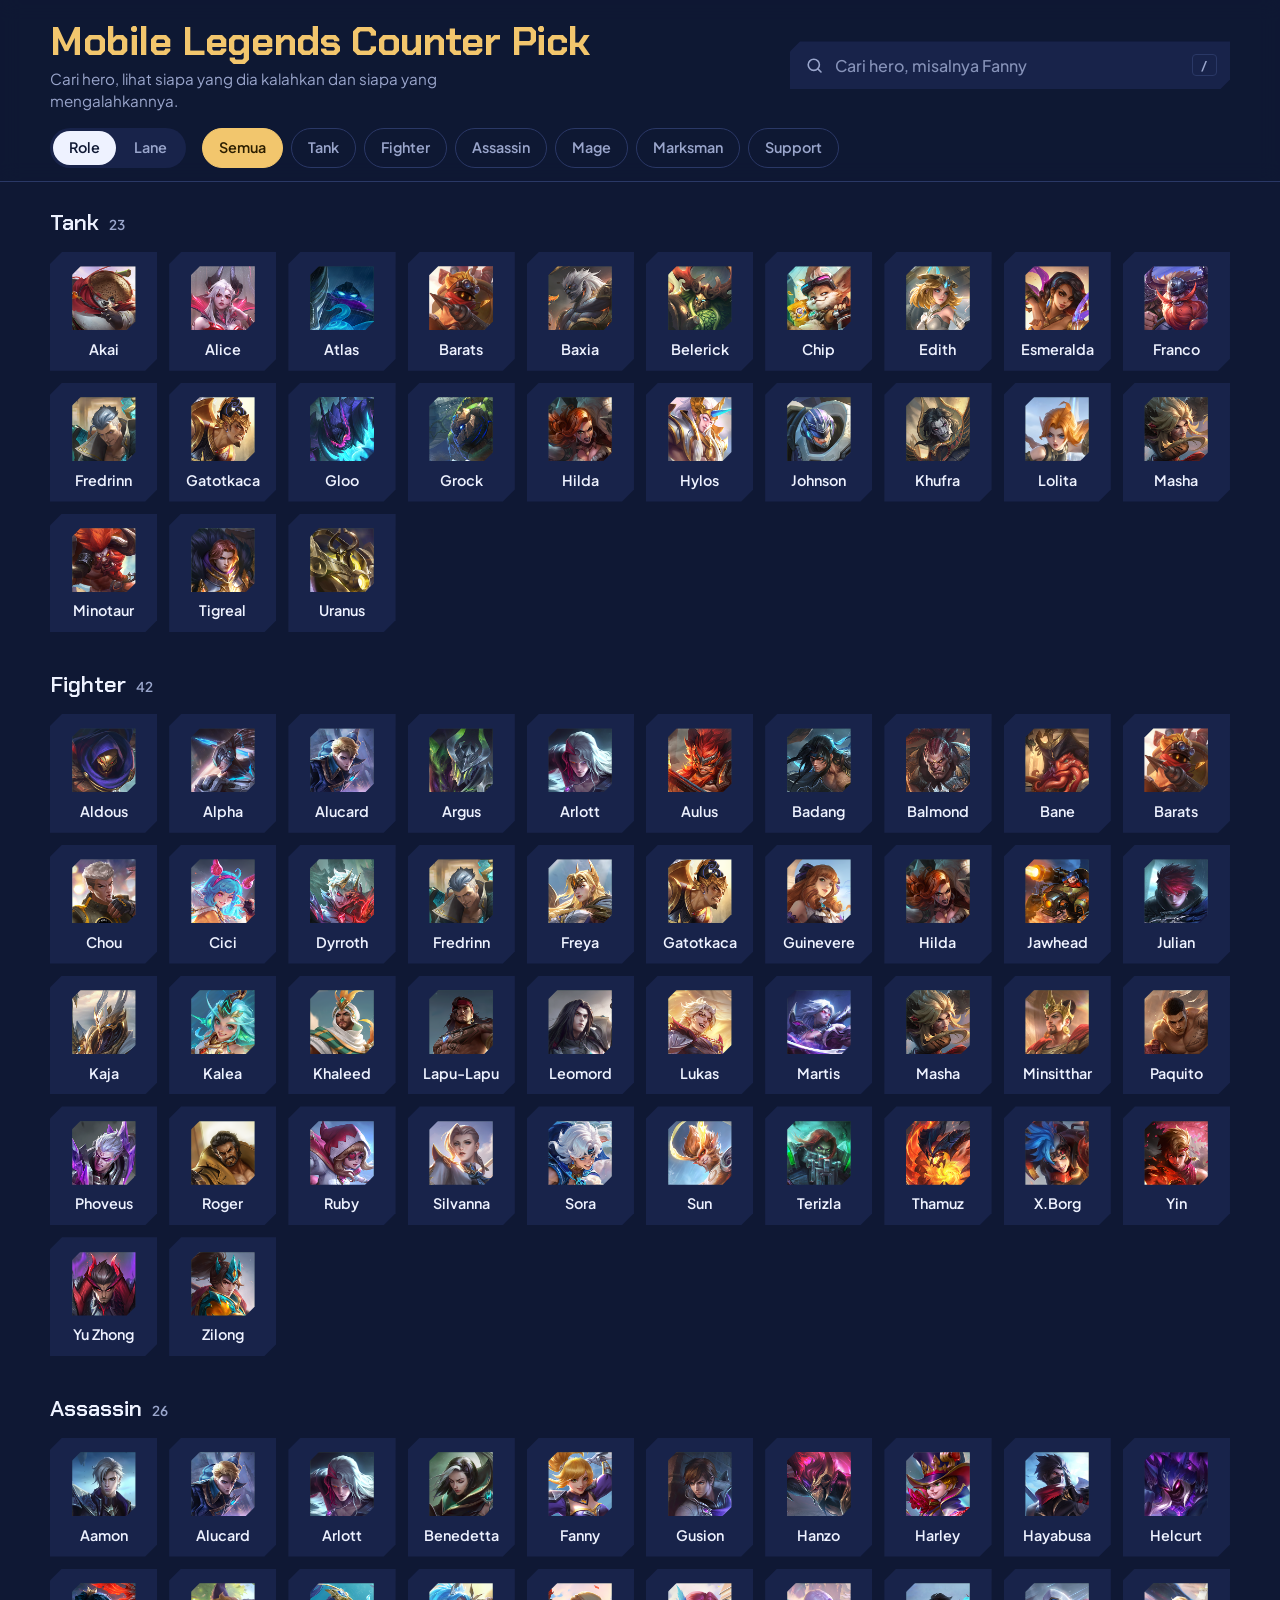
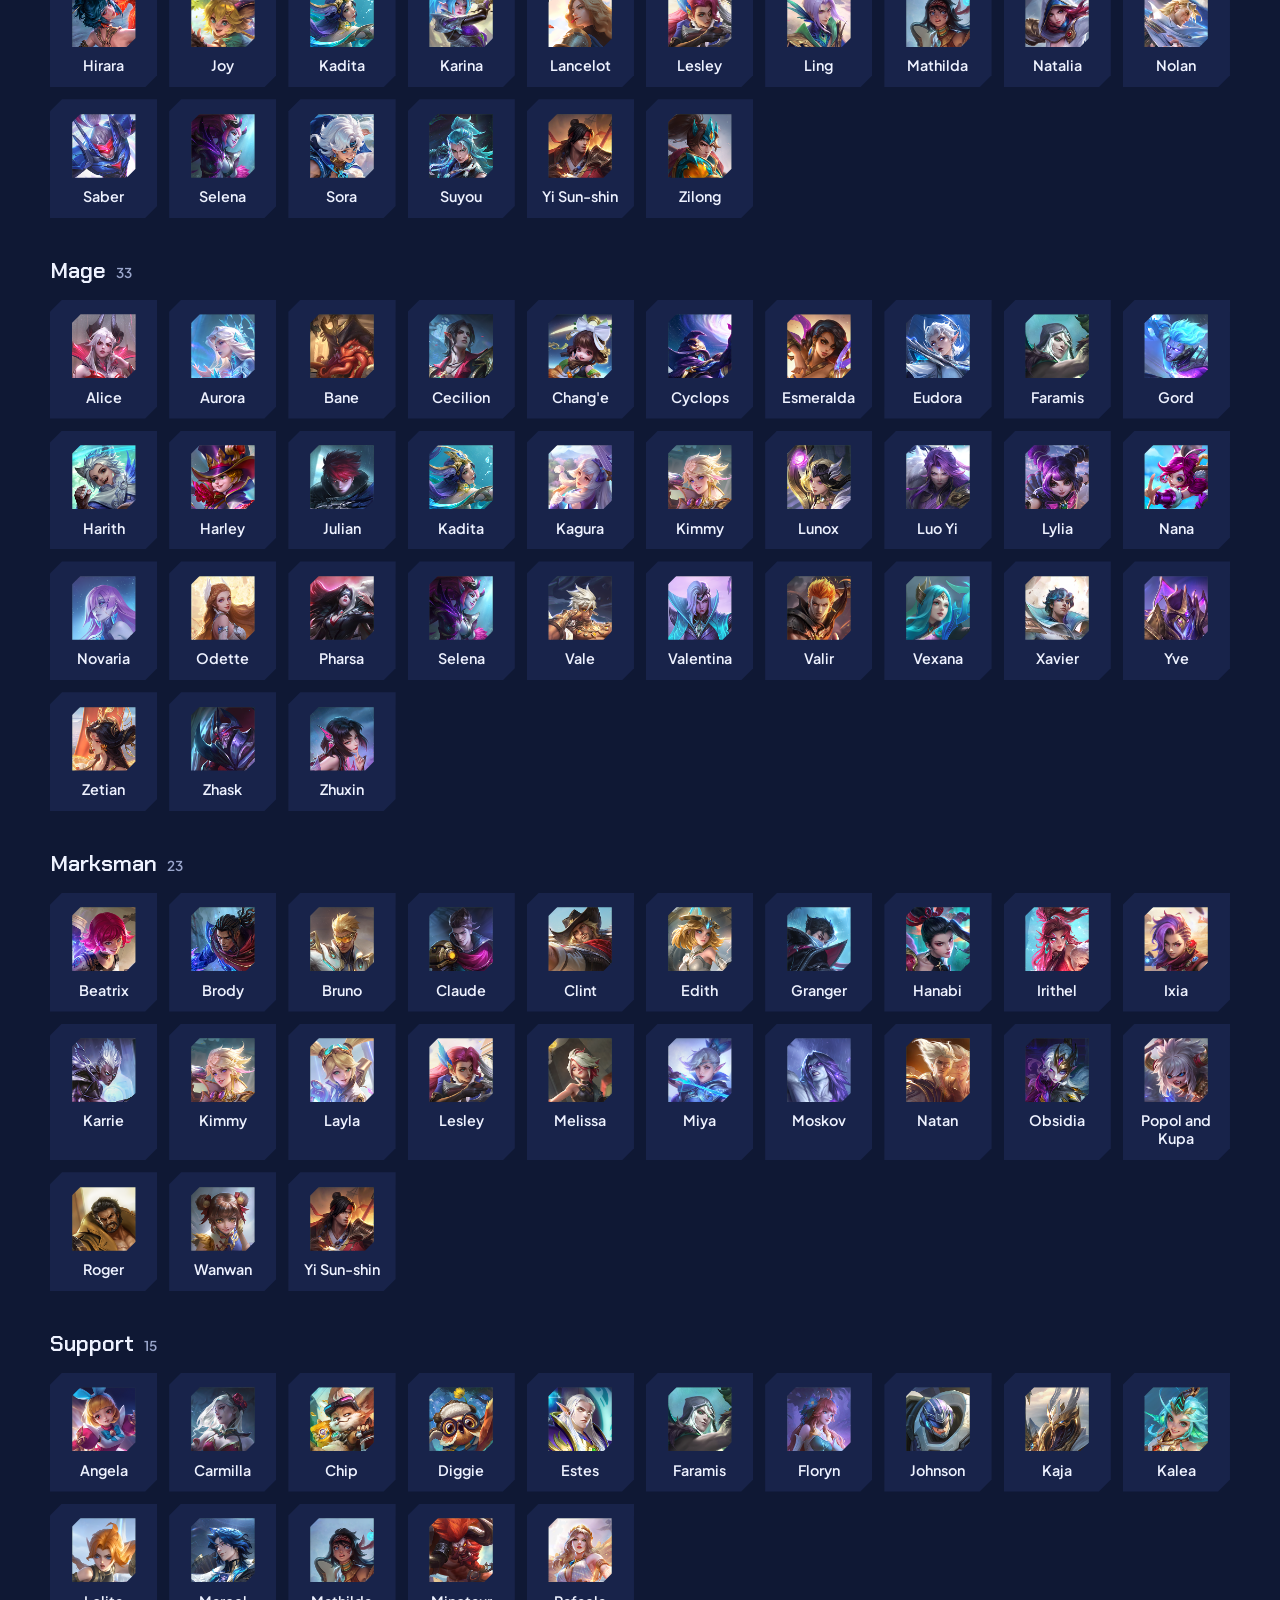
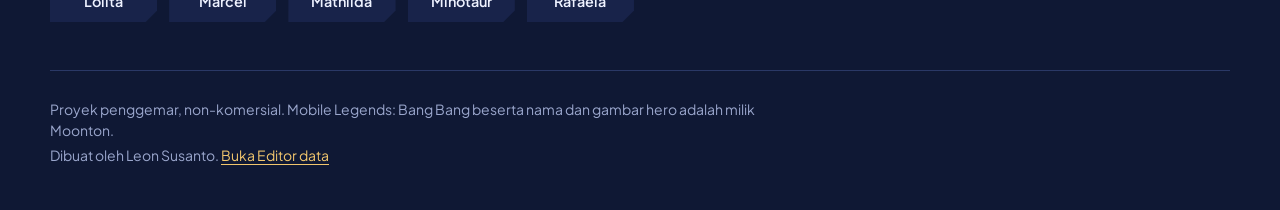
<file: index.html>
<!DOCTYPE html>
<html lang="id">

<head>
  <meta charset="utf-8">
  <meta name="viewport" content="width=device-width, initial-scale=1">
  <title>Counter Pick: hero Mobile Legends dan counter-nya</title>
  <meta name="description"
    content="Cari hero Mobile Legends, lihat hero yang dia kalahkan dan hero yang bisa mengalahkannya.">
  <meta name="theme-color" content="#0F1834">
  <link rel="icon"
    href="data:image/svg+xml,%3Csvg xmlns='http://www.w3.org/2000/svg' viewBox='0 0 32 32'%3E%3Cpath d='M6 2h20l4 4v20l-4 4H6l-4-4V6z' fill='%23F2C66D'/%3E%3Cpath d='M10 10l12 12M22 10L10 22' stroke='%230F1834' stroke-width='3.5' stroke-linecap='round'/%3E%3C/svg%3E">
  <link rel="preconnect" href="https://fonts.googleapis.com">
  <link rel="preconnect" href="https://fonts.gstatic.com" crossorigin>
  <link rel="stylesheet"
    href="https://fonts.googleapis.com/css2?family=Chakra+Petch:wght@500;600;700&family=Plus+Jakarta+Sans:wght@400;500;600;700&display=swap">
  <link rel="stylesheet" href="css/style.css">
</head>

<body>
  <a class="skip-link" href="#grid">Langsung ke daftar hero</a>

  <header class="top">
    <div class="wrap top-inner">
      <div class="brand">
        <h1>Mobile Legends Counter Pick</h1>
        <p class="tagline">Cari hero, lihat siapa yang dia kalahkan dan siapa yang mengalahkannya.</p>
      </div>
      <label class="search">
        <span class="sr-only">Cari hero</span>
        <svg viewBox="0 0 24 24" aria-hidden="true">
          <circle cx="11" cy="11" r="7" />
          <path d="M20 20l-4.2-4.2" />
        </svg>
        <input id="q" type="search" placeholder="Cari hero, misalnya Fanny" autocomplete="off" spellcheck="false">
        <kbd class="search-key" aria-hidden="true">/</kbd>
      </label>
    </div>
    <nav class="wrap role-nav" aria-label="Filter role" id="role-nav"></nav>
  </header>

  <main class="wrap" id="grid" tabindex="-1">
    <p class="status" id="status" role="status">Memuat hero…</p>
  </main>

  <footer class="wrap site-foot">
    <p>Proyek penggemar, non-komersial. Mobile Legends: Bang Bang beserta nama dan gambar hero adalah milik Moonton.</p>
    <p>Dibuat oleh Leon Susanto. <a href="editor.html">Buka Editor data</a></p>
  </footer>

  <dialog class="detail" id="detail" aria-labelledby="detail-name">
    <div class="detail-body" id="detail-body"></div>
  </dialog>

  <div class="toast" id="toast" role="status" aria-live="polite"></div>

  <script type="module" src="js/app.js"></script>
</body>

</html>
</file>
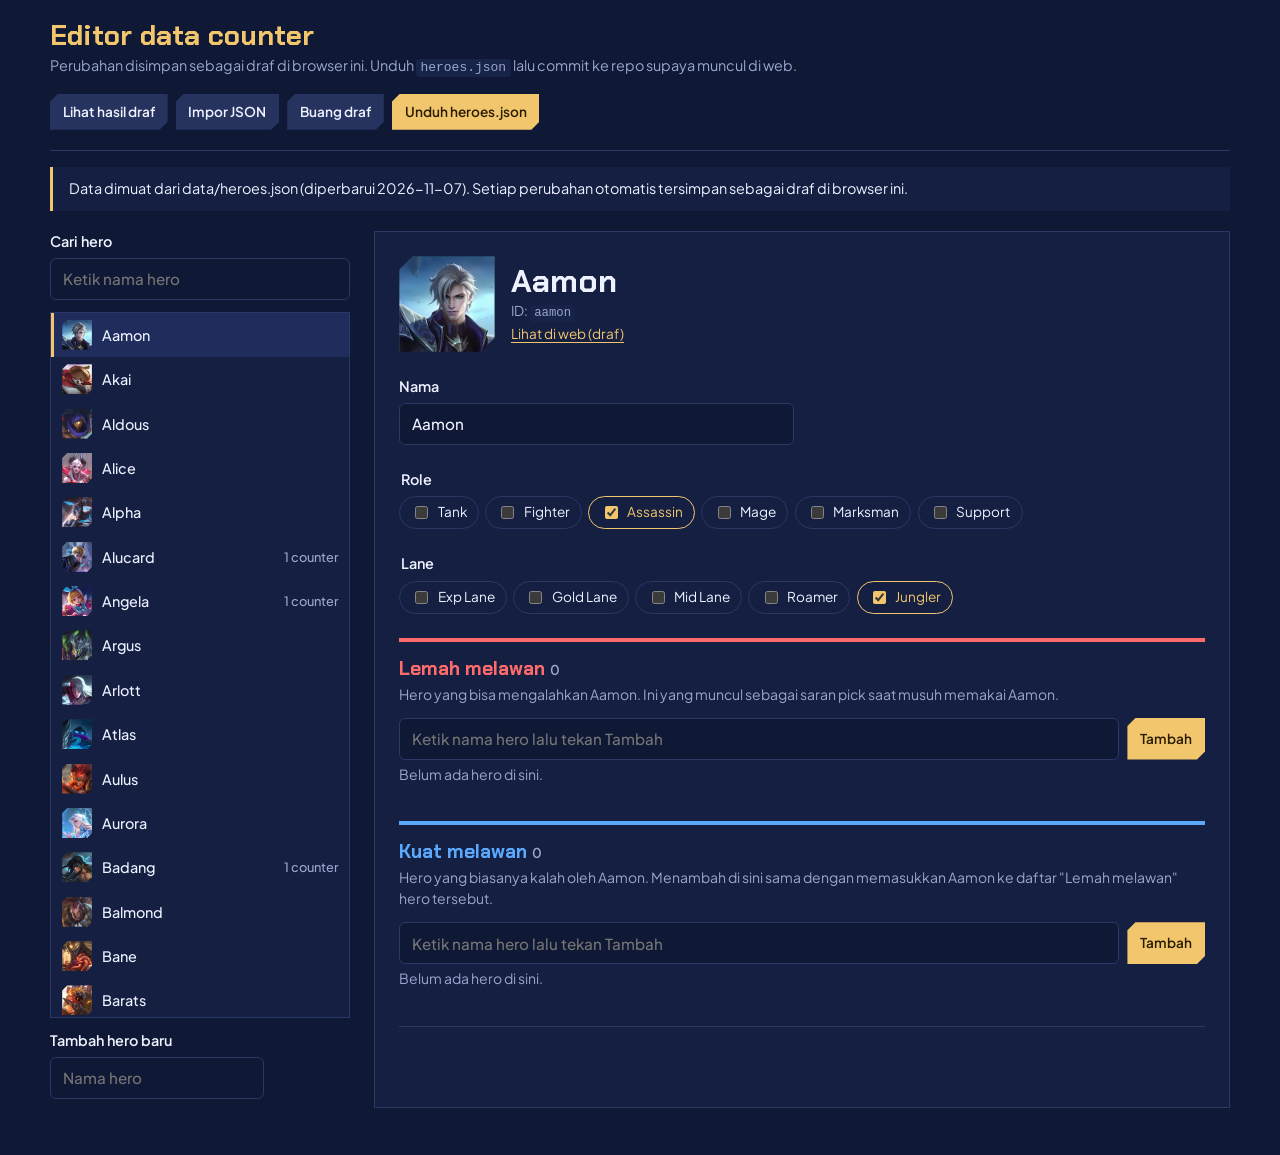
<file: editor.html>
<!DOCTYPE html>
<html lang="id">
<head>
  <meta charset="utf-8">
  <meta name="viewport" content="width=device-width, initial-scale=1">
  <title>Editor data counter | Counter Pick</title>
  <meta name="robots" content="noindex">
  <meta name="theme-color" content="#0F1834">
  <link rel="preconnect" href="https://fonts.googleapis.com">
  <link rel="preconnect" href="https://fonts.gstatic.com" crossorigin>
  <link rel="stylesheet" href="https://fonts.googleapis.com/css2?family=Chakra+Petch:wght@500;600;700&family=Plus+Jakarta+Sans:wght@400;500;600;700&display=swap">
  <link rel="stylesheet" href="css/style.css">
</head>
<body>
  <header class="wrap editor-top">
    <div>
      <h1>Editor data counter</h1>
      <p>Perubahan disimpan sebagai draf di browser ini. Unduh <code>heroes.json</code> lalu commit ke repo supaya muncul di web.</p>
    </div>
    <div class="editor-actions">
      <a class="btn ghost small" href="index.html?draft" target="_blank" rel="noopener">Lihat hasil draf</a>
      <button type="button" class="btn ghost small" id="btn-import">Impor JSON</button>
      <button type="button" class="btn ghost small" id="btn-discard">Buang draf</button>
      <button type="button" class="btn small" id="btn-download">Unduh heroes.json</button>
      <input type="file" id="file-import" accept="application/json,.json" hidden>
    </div>
  </header>

  <div class="wrap">
    <p class="editor-status" id="ed-status" role="status">Memuat data…</p>
  </div>

  <div class="wrap editor">
    <aside class="ed-side" aria-label="Daftar hero">
      <label class="field">
        <span>Cari hero</span>
        <input class="input" id="ed-q" type="search" autocomplete="off" placeholder="Ketik nama hero">
      </label>
      <ul class="ed-list" id="ed-list"></ul>
      <form class="field" id="form-add">
        <span>Tambah hero baru</span>
        <div class="add-hero">
          <input class="input" id="add-name" placeholder="Nama hero" autocomplete="off" required>
          <button type="submit" class="btn small">Tambah</button>
        </div>
      </form>
    </aside>

    <main class="ed-main" id="ed-main" aria-live="polite"></main>
  </div>

  <datalist id="hero-options"></datalist>
  <div class="toast" id="toast" role="status" aria-live="polite"></div>

  <script type="module" src="js/editor.js"></script>
</body>
</html>
</file>
<file: css/style.css>
/* =========================================================
   Counter Pick: gaya bersama untuk index.html dan editor.html
   ========================================================= */

:root {
  --bg: #0F1834;        /* malam Land of Dawn */
  --bg-raised: #141F42;
  --panel: #18234A;
  --panel-hover: #202D5C;
  --line: #2A3866;
  --gold: #F2C66D;      /* aksen UI MLBB: pilihan & fokus */
  --gold-ink: #2B1E00;
  --blue: #5AA9FF;      /* tim biru: kuat melawan */
  --red: #FF6B6B;       /* tim merah: lemah melawan */
  --text: #EEF2FF;
  --muted: #9AA6CC;

  --font-display: 'Chakra Petch', 'Segoe UI', system-ui, sans-serif;
  --font-body: 'Plus Jakarta Sans', 'Segoe UI', system-ui, sans-serif;

  --cut: 10px; /* ukuran sudut terpotong ala bingkai hero MLBB */
  --wrap: 1180px;
}

*, *::before, *::after { box-sizing: border-box; }

html { color-scheme: dark; -webkit-text-size-adjust: 100%; }

body {
  margin: 0;
  min-height: 100vh;
  background: var(--bg);
  color: var(--text);
  font-family: var(--font-body);
  font-size: 1rem;
  line-height: 1.5;
}

a { color: var(--gold); text-underline-offset: 3px; }

h1, h2, h3 { font-family: var(--font-display); margin: 0; line-height: 1.15; }

code {
  font-size: .9em;
  background: var(--panel);
  padding: .1em .35em;
  border-radius: 4px;
}

:focus-visible { outline: 2px solid var(--gold); outline-offset: 2px; }

.wrap { width: min(100% - 2rem, var(--wrap)); margin-inline: auto; }

.sr-only {
  position: absolute; width: 1px; height: 1px; padding: 0; margin: -1px;
  overflow: hidden; clip: rect(0 0 0 0); white-space: nowrap; border: 0;
}

.skip-link {
  position: absolute; left: 1rem; top: -3rem; z-index: 50;
  background: var(--gold); color: var(--gold-ink); padding: .5rem .9rem;
  font-weight: 600; text-decoration: none;
}
.skip-link:focus { top: 1rem; }

.muted { color: var(--muted); }

/* ---------- Tombol ---------- */

.btn {
  --cut: 8px;
  display: inline-flex; align-items: center; justify-content: center; gap: .5rem;
  min-height: 2.75rem; padding: .55rem 1.1rem;
  border: 0; cursor: pointer;
  font: 600 .95rem/1 var(--font-body);
  text-decoration: none;
  background: var(--gold); color: var(--gold-ink);
  clip-path: polygon(var(--cut) 0, 100% 0, 100% calc(100% - var(--cut)), calc(100% - var(--cut)) 100%, 0 100%, 0 var(--cut));
}
.btn:hover { filter: brightness(1.08); }
.btn:focus-visible { outline: none; box-shadow: inset 0 0 0 3px var(--text); }

.btn.ghost { background: #26335F; color: var(--text); }
.btn.ghost:hover { background: #2E3C6E; filter: none; }
.btn.ghost:focus-visible { box-shadow: inset 0 0 0 2px var(--gold); }

.btn.danger { background: color-mix(in srgb, var(--red) 16%, transparent); color: var(--red); }
.btn.danger:hover { background: color-mix(in srgb, var(--red) 26%, transparent); filter: none; }

.btn.small { min-height: 2.25rem; padding: .4rem .8rem; font-size: .85rem; }

.icon-btn {
  display: grid; place-items: center;
  width: 2.75rem; height: 2.75rem; flex: none;
  border: 0; border-radius: 50%; cursor: pointer;
  background: var(--panel); color: var(--text);
}
.icon-btn:hover { background: var(--panel-hover); }
.icon-btn svg { width: 1.25rem; height: 1.25rem; fill: none; stroke: currentColor; stroke-width: 2; stroke-linecap: round; }

/* ---------- Avatar (gambar atau monogram) ---------- */

.avatar {
  --size: 64px;
  --cut: 9px;
  display: grid; place-items: center; flex: none;
  width: var(--size); height: var(--size);
  overflow: hidden;
  background: hsl(var(--h, 220) 38% 27%);
  color: hsl(var(--h, 220) 85% 84%);
  font: 700 calc(var(--size) * .36)/1 var(--font-display);
  letter-spacing: .02em;
  clip-path: polygon(var(--cut) 0, 100% 0, 100% calc(100% - var(--cut)), calc(100% - var(--cut)) 100%, 0 100%, 0 var(--cut));
}
.avatar img { width: 100%; height: 100%; object-fit: cover; display: block; }
.avatar-sm { --size: 40px; --cut: 6px; }
.avatar-xl { --size: 96px; --cut: 14px; }

/* =========================================================
   Halaman utama
   ========================================================= */

.top {
  position: sticky; top: 0; z-index: 10;
  background: color-mix(in srgb, var(--bg) 88%, transparent);
  backdrop-filter: blur(10px);
  -webkit-backdrop-filter: blur(10px);
  border-bottom: 1px solid var(--line);
}

.top-inner {
  display: flex; align-items: center; justify-content: space-between; gap: 1rem 2rem;
  flex-wrap: wrap;
  padding-block: 1.1rem .9rem;
}

.brand h1 {
  font-size: clamp(1.75rem, 1.2rem + 2vw, 2.5rem);
  font-weight: 700;
  letter-spacing: -.01em;
  color: var(--gold);
}
.tagline { margin: .25rem 0 0; color: var(--muted); font-size: .95rem; max-width: 46ch; }

.search {
  --cut: 10px;
  position: relative;
  display: flex; align-items: center;
  flex: 1 1 320px; max-width: 440px;
  background: var(--panel);
  clip-path: polygon(var(--cut) 0, 100% 0, 100% calc(100% - var(--cut)), calc(100% - var(--cut)) 100%, 0 100%, 0 var(--cut));
}
.search:focus-within { box-shadow: inset 0 0 0 2px var(--gold); }
.search svg {
  position: absolute; left: .95rem; width: 1.2rem; height: 1.2rem;
  fill: none; stroke: var(--muted); stroke-width: 2; stroke-linecap: round; pointer-events: none;
}
.search input {
  width: 100%; min-height: 3rem;
  padding: .7rem 2.75rem .7rem 2.8rem;
  border: 0; background: transparent; color: var(--text);
  font: 500 1rem var(--font-body);
}
.search input::placeholder { color: var(--muted); opacity: .85; }
.search input:focus { outline: none; }
.search-key {
  position: absolute; right: .8rem;
  min-width: 1.6rem; padding: .1rem .4rem;
  border: 1px solid var(--line); border-radius: 4px;
  color: var(--muted); font: 600 .8rem/1.3 var(--font-body); text-align: center;
}
.search:focus-within .search-key { display: none; }

.role-nav {
  display: flex; gap: .5rem;
  overflow-x: auto; scrollbar-width: none;
  padding-bottom: .85rem;
}
.role-nav::-webkit-scrollbar { display: none; }

.role-chip {
  flex: none;
  min-height: 2.5rem; padding: .45rem 1rem;
  border: 1px solid var(--line); border-radius: 999px;
  background: transparent; color: var(--muted);
  font: 600 .9rem/1 var(--font-body); cursor: pointer;
}
.role-chip:hover { color: var(--text); border-color: var(--muted); }
.role-chip[aria-pressed="true"] { background: var(--gold); border-color: var(--gold); color: var(--gold-ink); }

/* Saklar Role / Lane: putih untuk "cara mengelompokkan", emas untuk filter. */
.group-switch {
  flex: none;
  display: flex; gap: 2px;
  padding: 3px; margin-right: .5rem;
  background: var(--panel);
  border-radius: 999px;
}
.group-switch button {
  min-height: calc(2.5rem - 6px); padding: .35rem 1rem;
  border: 0; border-radius: 999px;
  background: transparent; color: var(--muted);
  font: 600 .9rem/1 var(--font-body); cursor: pointer;
}
.group-switch button:hover { color: var(--text); }
.group-switch button[aria-pressed="true"] { background: var(--text); color: var(--bg); }

.detail-tags { list-style: none; margin: .45rem 0 0; padding: 0; display: flex; flex-wrap: wrap; gap: .4rem; }
.tag {
  padding: .2rem .6rem;
  border-radius: 4px;
  background: var(--panel); color: var(--text);
  font-size: .8rem; font-weight: 600;
}
.tag-lane { background: transparent; color: var(--muted); box-shadow: inset 0 0 0 1px var(--line); }

main.wrap { padding-block: 1.75rem 3rem; outline: none; }

.status { color: var(--muted); }

.draft-banner {
  margin: 0 0 1.5rem;
  padding: .75rem 1rem;
  border-left: 3px solid var(--gold);
  background: var(--bg-raised);
  color: var(--text);
}

.role-group + .role-group { margin-top: 2.5rem; }

.role-group h2 {
  display: flex; align-items: baseline; gap: .6rem;
  font-size: 1.4rem; font-weight: 600;
  margin-bottom: 1rem;
}
.count { font: 600 .85rem var(--font-body); color: var(--muted); }

.hero-grid {
  list-style: none; margin: 0; padding: 0;
  display: grid;
  grid-template-columns: repeat(auto-fill, minmax(104px, 1fr));
  gap: .75rem;
}

.hero-tile {
  --cut: 12px;
  display: flex; flex-direction: column; align-items: center; gap: .6rem;
  height: 100%;
  padding: .9rem .5rem .8rem;
  background: var(--panel);
  color: var(--text); text-decoration: none;
  clip-path: polygon(var(--cut) 0, 100% 0, 100% calc(100% - var(--cut)), calc(100% - var(--cut)) 100%, 0 100%, 0 var(--cut));
}
.hero-tile:hover { background: var(--panel-hover); }
.hero-tile:focus-visible { outline: none; box-shadow: inset 0 0 0 2px var(--gold); background: var(--panel-hover); }

.hero-name {
  font-weight: 600; font-size: .9rem; line-height: 1.25;
  text-align: center; overflow-wrap: anywhere;
}

.empty { padding: 3rem 0; text-align: center; }
.empty p { margin: 0 0 1rem; }

.site-foot {
  padding-block: 1.5rem 2.5rem;
  border-top: 1px solid var(--line);
  color: var(--muted); font-size: .875rem;
}
.site-foot p { margin: .25rem 0; max-width: 72ch; }

/* ---------- Panel detail ---------- */

.detail {
  padding: 0; border: 0;
  width: min(760px, 100vw);
  max-width: none;
  height: 100dvh; max-height: none;
  margin: 0 0 0 auto;
  background: var(--bg-raised); color: var(--text);
  box-shadow: -24px 0 60px rgb(3 6 18 / .55);
}
.detail::backdrop { background: rgb(5 9 24 / .66); backdrop-filter: blur(2px); }
.detail[open] { animation: panel-in .24s cubic-bezier(.2, .8, .2, 1); }

@keyframes panel-in { from { transform: translateX(40px); opacity: 0; } }

.detail-body { height: 100%; overflow-y: auto; padding: 1.5rem 1.75rem 2rem; }

.detail-head { display: flex; align-items: center; gap: 1.25rem; }
.detail-title { flex: 1; min-width: 0; }
.detail-title h2 { font-size: clamp(2rem, 1.4rem + 2.4vw, 2.75rem); font-weight: 700; overflow-wrap: anywhere; }
.detail-roles { margin: .2rem 0 0; color: var(--muted); font-weight: 500; }
.detail-head .close { align-self: flex-start; }

/* Papan versus: dua sisi seperti layar draft, biru vs merah. */
.versus {
  display: grid;
  grid-template-columns: 1fr 1fr;
  gap: 1rem;
  margin-top: 1.75rem;
}

.side {
  --tone: var(--blue);
  position: relative;
  padding: 1.1rem 1rem 1rem;
  background: color-mix(in srgb, var(--tone) 7%, var(--bg));
  border-top: 4px solid var(--tone);
}
.side-red { --tone: var(--red); }

.side h3 {
  display: flex; align-items: baseline; gap: .5rem;
  font-size: 1.25rem; font-weight: 600; color: var(--tone);
}
.side h3 .count { color: var(--tone); opacity: .8; }
.side-hint { margin: .3rem 0 .9rem; color: var(--muted); font-size: .875rem; }

.matchups { list-style: none; margin: 0; padding: 0; display: grid; gap: .25rem; }

.matchup {
  display: flex; align-items: center; gap: .75rem;
  padding: .5rem; margin-inline: -.5rem;
  color: var(--text); text-decoration: none;
  border-radius: 6px;
}
.matchup:hover { background: color-mix(in srgb, var(--tone) 14%, transparent); }
.matchup:focus-visible { outline-offset: 0; }
.matchup-text { display: grid; min-width: 0; }
.matchup-name { font-weight: 600; }
.matchup-why { color: var(--muted); font-size: .85rem; line-height: 1.4; }

.side-empty { margin: 0; color: var(--muted); font-size: .9rem; }

.detail-foot { display: flex; flex-wrap: wrap; gap: .75rem; margin-top: 1.5rem; }

/* ---------- Toast ---------- */

.toast {
  position: fixed; left: 50%; bottom: 1.5rem; z-index: 100;
  transform: translate(-50%, 1rem);
  padding: .7rem 1.1rem;
  background: var(--text); color: var(--bg);
  font-weight: 600; font-size: .9rem;
  border-radius: 6px;
  opacity: 0; pointer-events: none;
  transition: opacity .2s, transform .2s;
}
.toast.show { opacity: 1; transform: translate(-50%, 0); }

/* ---------- Layar kecil ---------- */

@media (max-width: 720px) {
  .versus { grid-template-columns: 1fr; }
  /* Di HP, saran counter (yang paling dicari saat draft) tampil duluan. */
  .side-red { order: -1; }
}

@media (max-width: 600px) {
  .top-inner { padding-block: .9rem .75rem; }
  .tagline { display: none; }
  .search { max-width: none; }
  .search-key { display: none; }
  .hero-grid { grid-template-columns: repeat(auto-fill, minmax(76px, 1fr)); gap: .5rem; }
  .hero-tile { --cut: 9px; padding: .65rem .25rem .6rem; gap: .45rem; }
  .hero-name { font-size: .8rem; }
  .avatar:not(.avatar-sm):not(.avatar-xl) { --size: 48px; --cut: 7px; }

  /* Panel detail jadi bottom sheet */
  .detail {
    width: 100vw; height: auto; max-height: 90dvh;
    margin: auto 0 0 0;
    border-radius: 18px 18px 0 0;
    box-shadow: 0 -16px 50px rgb(3 6 18 / .6);
  }
  .detail[open] { animation-name: sheet-in; }
  .detail-body { max-height: 90dvh; padding: 1.25rem 1.1rem 1.5rem; }
  .avatar-xl { --size: 72px; --cut: 11px; }
}

@keyframes sheet-in { from { transform: translateY(48px); opacity: 0; } }

@media (prefers-reduced-motion: reduce) {
  .detail[open] { animation: none; }
  .toast { transition: none; }
}

/* =========================================================
   Editor
   ========================================================= */

.editor-top {
  display: flex; align-items: center; justify-content: space-between; flex-wrap: wrap; gap: 1rem;
  padding-block: 1.25rem;
  border-bottom: 1px solid var(--line);
}
.editor-top h1 { font-size: 1.75rem; color: var(--gold); }
.editor-top p { margin: .2rem 0 0; color: var(--muted); font-size: .9rem; }
.editor-actions { display: flex; flex-wrap: wrap; gap: .5rem; }

.editor-status {
  margin: 1rem 0 0;
  padding: .7rem 1rem;
  background: var(--bg-raised);
  border-left: 3px solid var(--gold);
  font-size: .9rem;
}

.editor {
  display: grid;
  grid-template-columns: 300px 1fr;
  gap: 1.5rem;
  padding-block: 1.25rem 3rem;
  align-items: start;
}

.ed-side {
  position: sticky; top: 1rem;
  display: flex; flex-direction: column; gap: .75rem;
  max-height: calc(100vh - 2rem);
}

.ed-list {
  list-style: none; margin: 0; padding: 0;
  overflow-y: auto;
  border: 1px solid var(--line);
  background: var(--bg-raised);
}
.ed-list button {
  display: flex; align-items: center; gap: .6rem; width: 100%;
  padding: .45rem .7rem;
  border: 0; background: transparent; color: var(--text);
  font: 500 .9rem var(--font-body); text-align: left; cursor: pointer;
}
.ed-list button:hover { background: var(--panel); }
.ed-list button[aria-current="true"] { background: var(--panel-hover); box-shadow: inset 3px 0 0 var(--gold); }
.ed-list .avatar { --size: 30px; --cut: 5px; }
.ed-list .ed-name { flex: 1; min-width: 0; }
.ed-list .ed-badge { color: var(--muted); font-size: .8rem; }

.field { display: grid; gap: .35rem; }
.field > span, .field legend { font-weight: 600; font-size: .9rem; }
.field small { color: var(--muted); font-size: .8rem; }

.input {
  width: 100%; min-height: 2.6rem;
  padding: .5rem .75rem;
  border: 1px solid var(--line); border-radius: 6px;
  background: var(--bg); color: var(--text);
  font: 500 .95rem var(--font-body);
}
.input:focus { outline: none; border-color: var(--gold); box-shadow: 0 0 0 1px var(--gold); }

.add-hero { display: flex; gap: .5rem; }
.add-hero .input { flex: 1; }

.ed-main {
  background: var(--bg-raised);
  border: 1px solid var(--line);
  padding: 1.5rem;
  display: grid; gap: 1.5rem;
}
.ed-head { display: flex; align-items: center; gap: 1rem; }
.ed-head h2 { font-size: 2rem; }
.ed-head p { margin: .1rem 0 0; color: var(--muted); font-size: .85rem; }

.ed-grid { display: grid; grid-template-columns: 1fr 1fr; gap: 1rem; align-items: start; }

fieldset.field { border: 0; padding: 0; margin: 0; }
.role-checks { display: flex; flex-wrap: wrap; gap: .4rem; margin-top: .35rem; }
.role-checks label {
  display: inline-flex; align-items: center; gap: .4rem;
  padding: .35rem .7rem;
  border: 1px solid var(--line); border-radius: 999px;
  font-size: .85rem; cursor: pointer;
}
.role-checks label:has(input:checked) { border-color: var(--gold); color: var(--gold); }
.role-checks input { accent-color: var(--gold); }

.ed-section { --tone: var(--blue); border-top: 4px solid var(--tone); padding-top: 1rem; }
.ed-section.red { --tone: var(--red); }
.ed-section h3 { font-size: 1.2rem; color: var(--tone); }
.ed-section > p { margin: .25rem 0 .8rem; color: var(--muted); font-size: .875rem; }

.ed-rows { list-style: none; margin: .75rem 0 0; padding: 0; display: grid; gap: .5rem; }
.ed-row { display: grid; grid-template-columns: auto 9rem 1fr auto; align-items: center; gap: .6rem; }
.ed-row .avatar { --size: 36px; --cut: 6px; }
.ed-row-name { font-weight: 600; overflow-wrap: anywhere; }
.ed-empty { color: var(--muted); font-size: .9rem; margin: .75rem 0 0; }

.ed-danger { border-top: 1px solid var(--line); padding-top: 1.25rem; }

@media (max-width: 860px) {
  .editor { grid-template-columns: 1fr; }
  .ed-side { position: static; max-height: none; }
  .ed-list { max-height: 260px; }
  .ed-grid { grid-template-columns: 1fr; }
  .ed-main { padding: 1rem; }
  .ed-row {
    grid-template-columns: auto 1fr auto;
    grid-template-areas: "avatar name remove" "why why why";
    padding-bottom: .5rem;
    border-bottom: 1px solid var(--line);
  }
  .ed-row .avatar { grid-area: avatar; }
  .ed-row-name { grid-area: name; }
  .ed-row .input { grid-area: why; }
  .ed-row .btn { grid-area: remove; }
}
</file>
